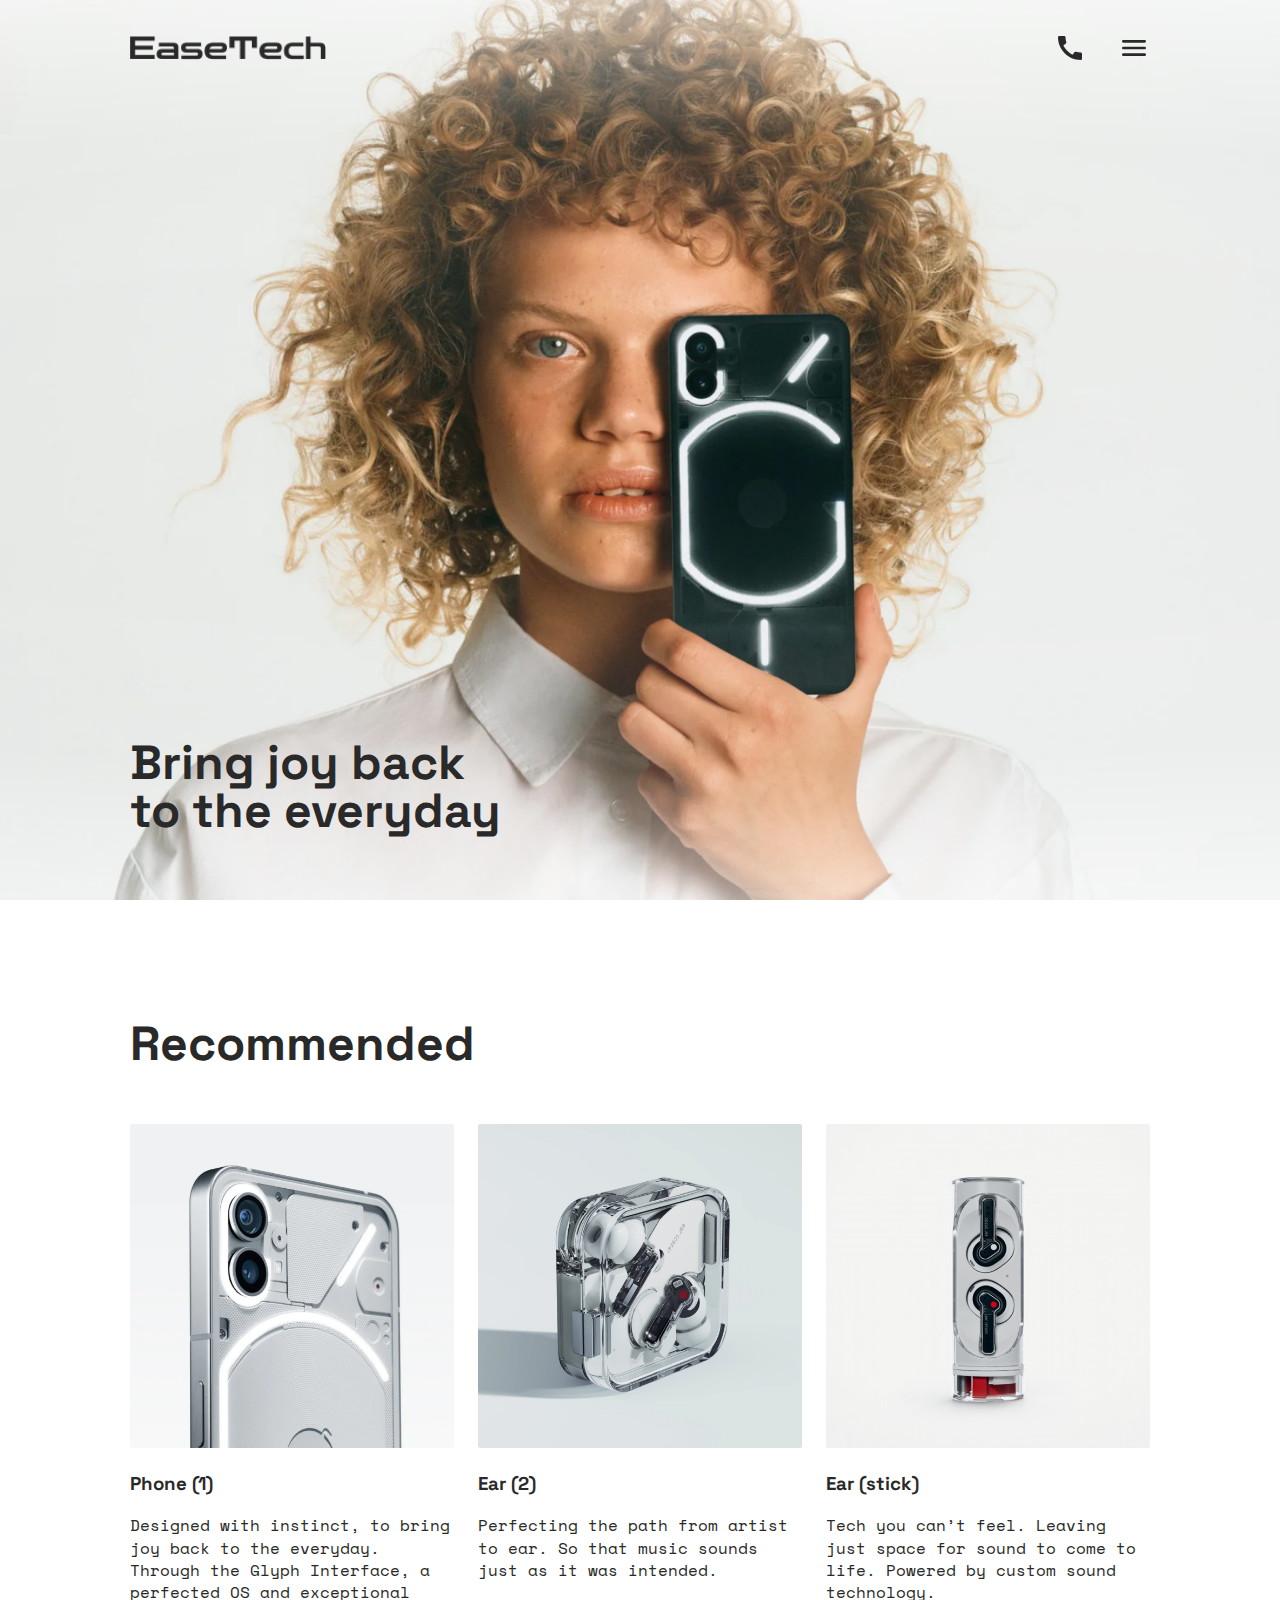
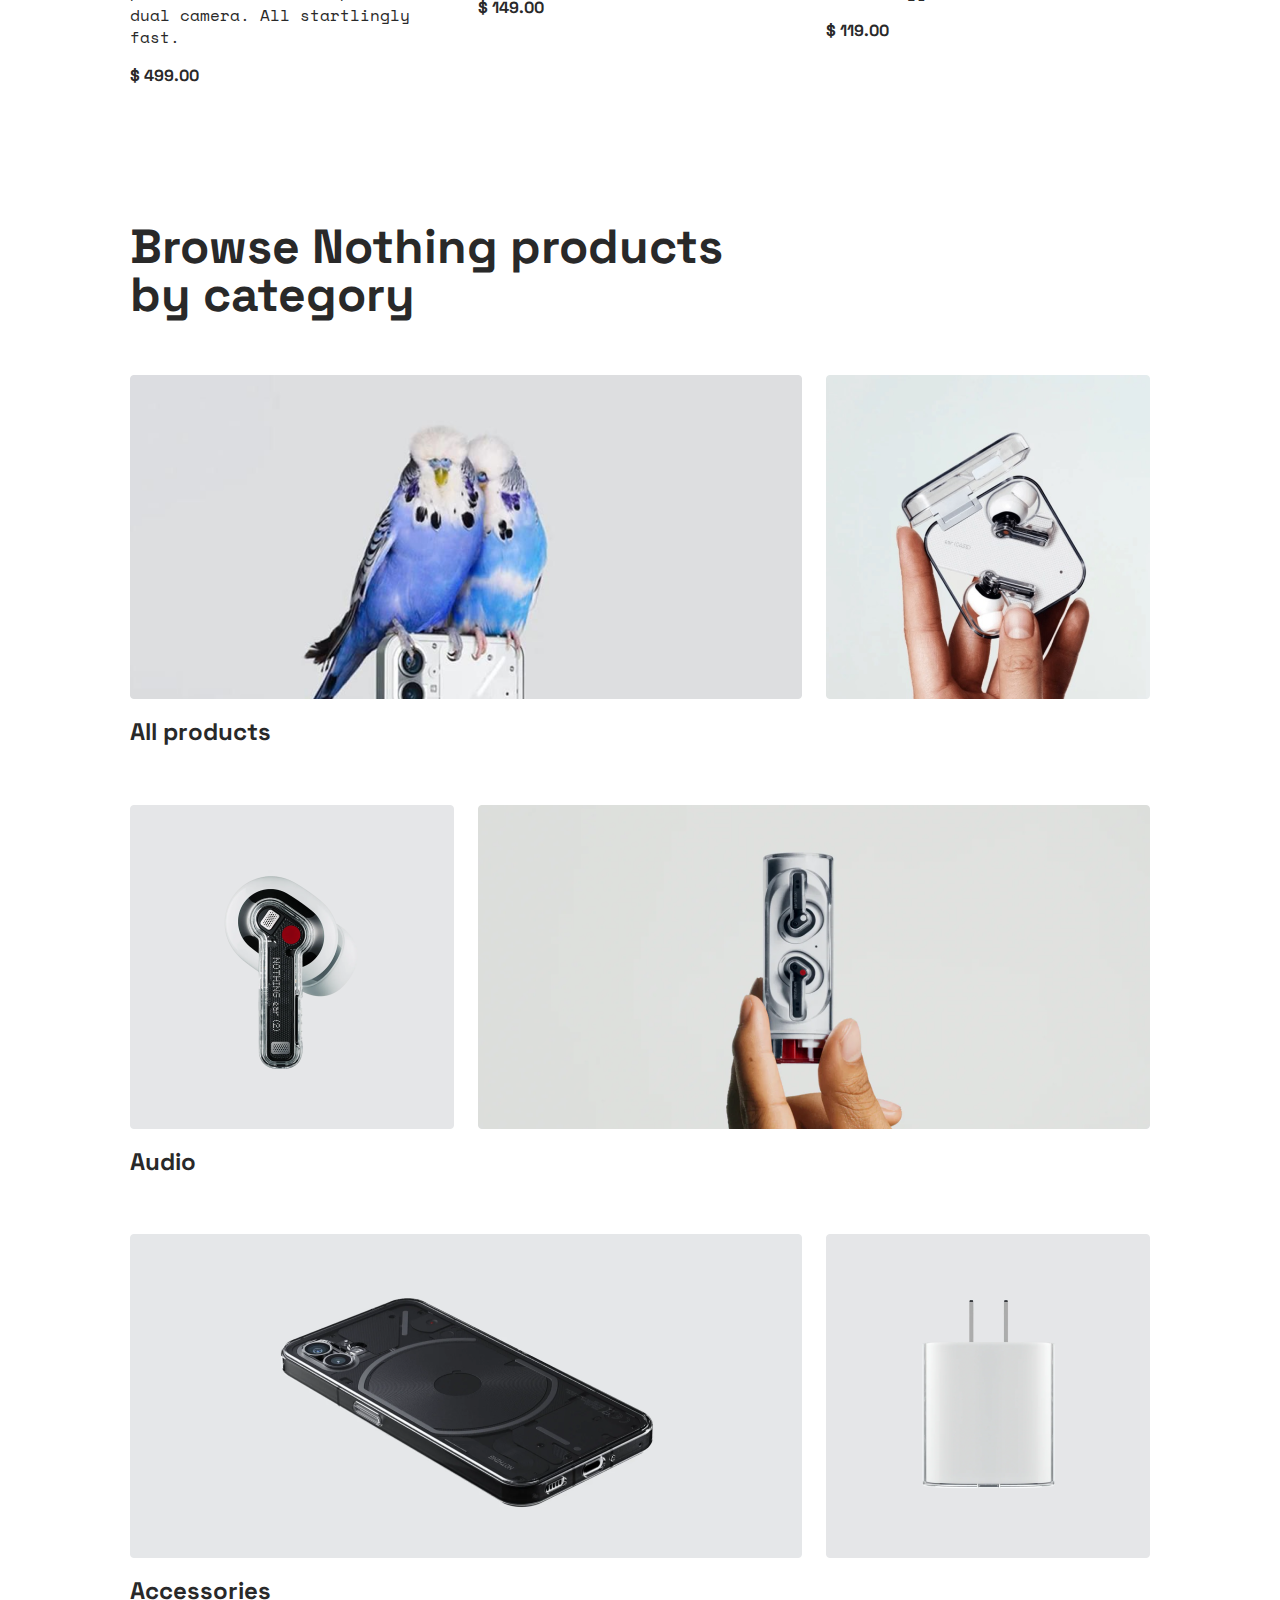
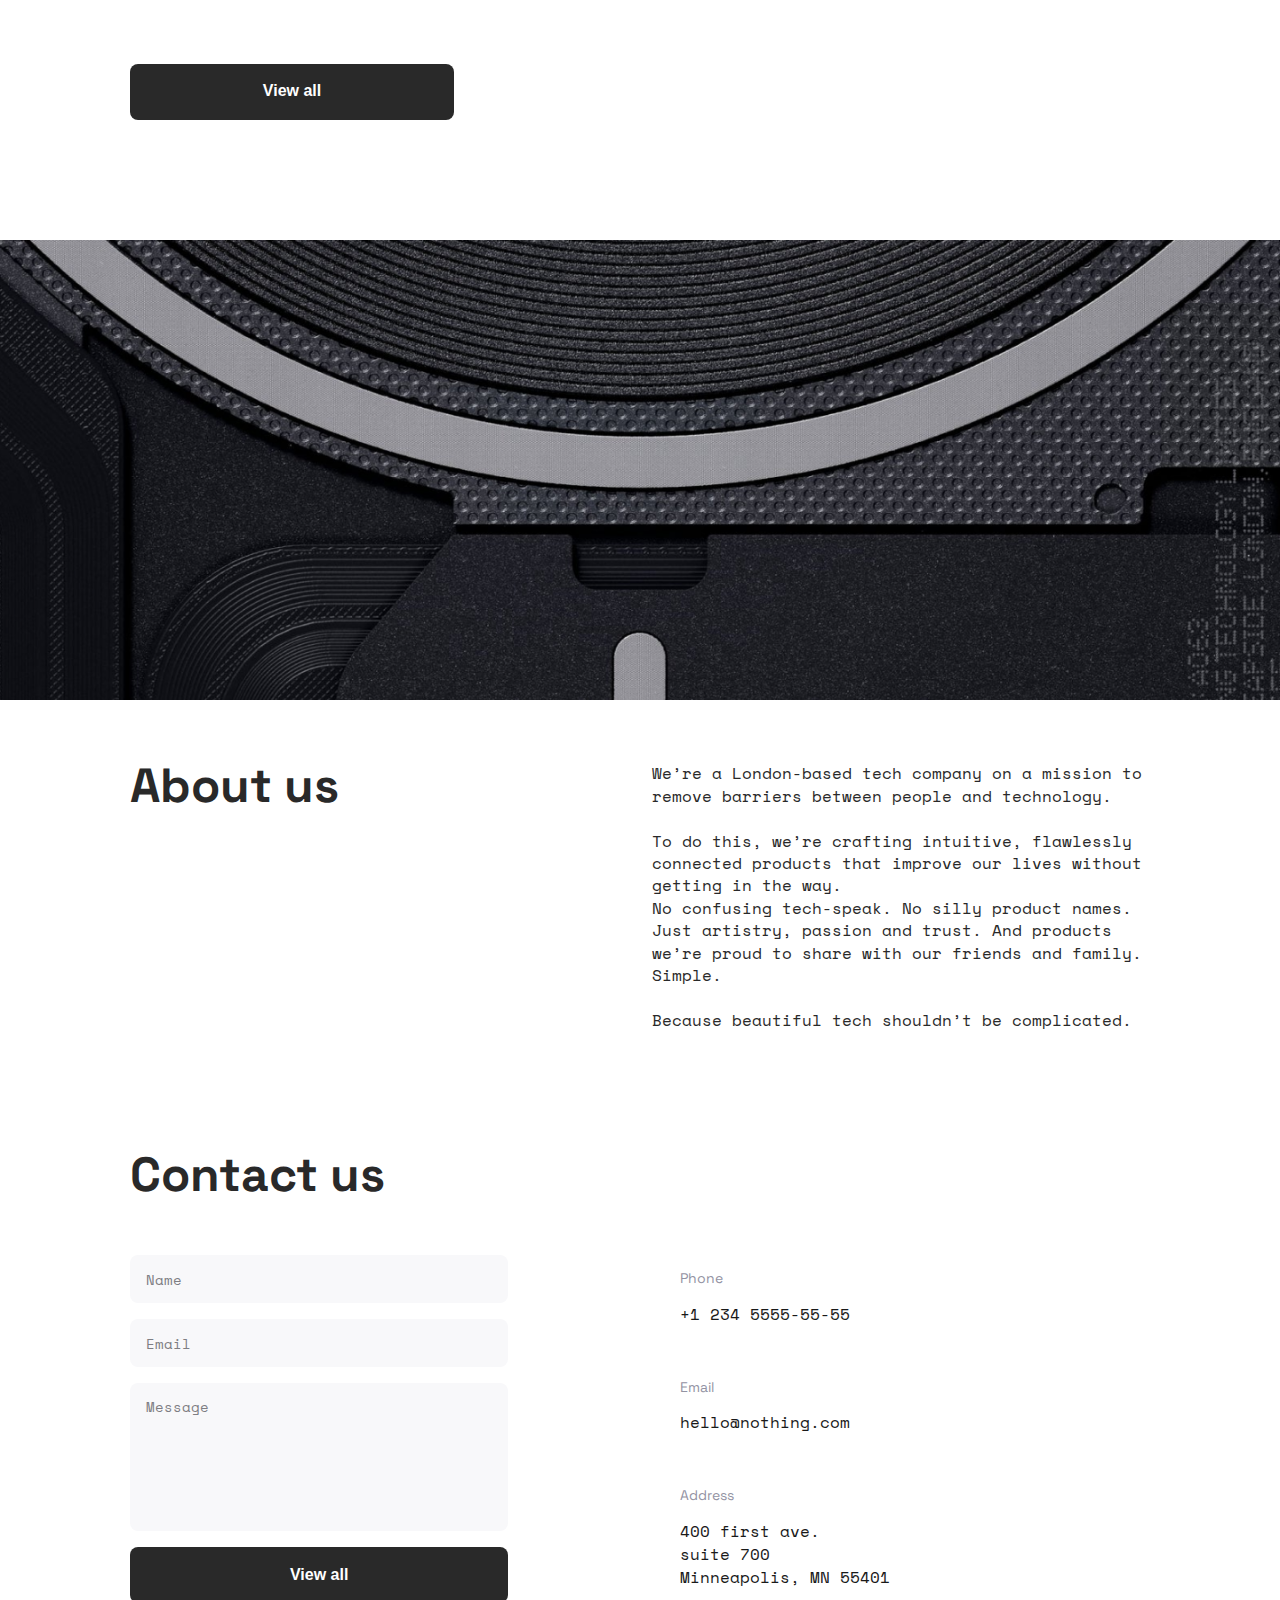
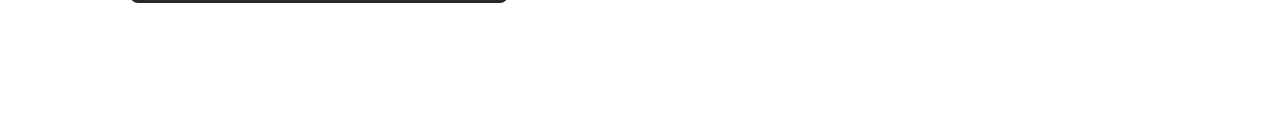
<file: index.html>
<!DOCTYPE html><html lang="en" class="page"><head><meta charset="utf-8"><meta name="viewport" content="width=device-width, initial-scale=1.0"><title>EaseTech</title><link rel="icon shortcut" href="logo.8d86a30d.ico" type="image/x-icon"><link rel="preconnect" href="https://fonts.googleapis.com"><link rel="preconnect" href="https://fonts.gstatic.com"><link href="https://fonts.googleapis.com/css2?family=Space+Grotesk:wght@400;700&family=Inter:wght@400;700&family=Space+Mono&display=swap" rel="stylesheet"><link rel="stylesheet" href="index.b4a08ba4.css"><script src="index.cabb280d.js" defer></script></head><body class="page__body"> <header class="header"> <div class="container"> <div class="header__content"> <div class="top-bar"> <a href="#" class="top-bar__logo-link"> <img class="top-bar__logo" src="logo.b80aba98.png" alt="Bose logo"> </a> <div class="top-bar__icons"> <a href="tel:+123455555555" class="icon icon--phone"> <div class="icon--phone__number">+1 234 5555-55-55</div> </a> <a href="#menu" class="icon icon--menu"></a> </div> </div> <div class="header__bottom"> <h1 class="header__title"> Bring joy back <br> to the everyday </h1> </div> </div> </div> </header> <aside class="menu page__menu" id="menu"> <div class="container"> <div class="menu__content"> <div class="menu__top top-bar"> <a href="#" class="top-bar__logo-link"> <img src="logo.b80aba98.png" alt="Bose logo" class="top-bar__logo"> </a> <a href="#" class="icon icon--close"></a> </div> <div class="menu__bottom"> <nav class="menu__nav nav"> <ul class="nav__list"> <li class="nav__item"> <a class="nav__link" href="#recommended">Products</a> </li> <li class="nav__item"> <a class="nav__link" href="#categories">Store</a> </li> <li class="nav__item"> <a class="nav__link" href="#how-to-buy">About us</a> </li> <li class="nav__item"> <a class="nav__link" href="#contacts">Contacts</a> </li> </ul> </nav> <a href="tel:+123455555555" class="menu__phone-number">+1 234 5555-55-55</a> <a href="tel:+123455555555" class="menu__call-to-order">call to order</a> </div> </div> </div> </aside> <main class="main"> <div class="container"> <div class="main__content"> <section class="recommended" id="recommended"> <h1 class="section-title">Recommended</h1> <div class="recommended__products"> <article class="product recommended__product"> <a href="#" class="recommended__link"> <img src="Phone%20(1).8e0405f8.png" alt="Phone (1)" class="product__photo"> </a> <h3 class="product__title">Phone (1)</h3> <p class="product__description">Designed with instinct, to bring joy back to the everyday. Through the Glyph Interface, a perfected OS and exceptional dual camera. All startlingly fast.</p> <p class="product__price">$ 499.00</p> </article> <article class="product recommended__product"> <a href="#" class="recommended__link"> <img src="Ear%20(2).10d2c2d1.png" alt="Ear (2)" class="product__photo"> </a> <h3 class="product__title">Ear (2)</h3> <p class="product__description">Perfecting the path from artist to ear. So that music sounds just as it was intended.</p> <p class="product__price">$ 149.00</p> </article> <article class="product recommended__product"> <a href="#" class="recommended__link"> <img src="Ear%20(stick).55e1661e.png" alt="Ear (stick)" class="product__photo"> </a> <h3 class="product__title">Ear (stick)</h3> <p class="product__description">Tech you can’t feel. Leaving just space for sound to come to life. Powered by custom sound technology.</p> <p class="product__price">$ 119.00</p> </article> </div> </section> <section class="categories" id="categories"> <h1 class="section-title"> Browse Nothing products <br> by category </h1> <div class="categories__wrapper"> <article class="category"> <div class="category__photos"> <a href="#" class="category__link category__link--wide"> <img class="category__photo" src="All%20products%20-%20wide.b897de08.png" alt="All products - wide"> </a> <a href="#" class="category__link category__link--square"> <img class="category__photo" src="All%20products%20-%20square.8edabb3d.png" alt="All products - square"> </a> </div> <h3 class="category__title">All products</h3> </article> <article class="category"> <div class="category__photos"> <a href="#" class="category__link category__link--square"> <img class="category__photo" src="Audio%20-%20square.330428c5.png" alt="Audio - square"> </a> <a href="#" class="category__link category__link--wide"> <img class="category__photo" src="Audio%20-%20wide.6c2d05e0.png" alt="Audio - wide"> </a> </div> <h3 class="category__title">Audio</h3> </article> <article class="category"> <div class="category__photos"> <a href="#" class="category__link category__link--wide"> <img class="category__photo" src="Accessories%20-%20wide.aa1a4c71.png" alt="Accessories - wide"> </a> <a href="#" class="category__link category__link--square"> <img class="category__photo" src="Accessories%20-%20square.9a3df495.png" alt="Accessories - square"> </a> </div> <h3 class="category__title">Accessories</h3> </article> <div class="categories__button"> <button class="button button--categories">View all</button> </div> </div> </section> </div> </div> </main> <footer class="footer"> <img class="footer__separation" src="separation.d60348f5.png" alt="separation"> <div class="container"> <div class="footer__content"> <section class="how-to-buy" id="how-to-buy"> <h1 class="how-to-buy__title section-title">About us</h1> <p class="how-to-buy__description"> We’re a London-based tech company on a mission to remove barriers between people and technology. <br> <br> To do this, we’re crafting intuitive, flawlessly connected products that improve our lives without getting in the way. <br> No confusing tech-speak. No silly product names. Just artistry, passion and trust. And products we’re proud to share with our friends and family. Simple. <br> <br> Because beautiful tech shouldn’t be complicated. </p> </section> <section class="contacts" id="contacts"> <h1 class="contacts__title section-title">Contact us</h1> <div class="contacts__content"> <form class="contacts__form form" onsubmit="this.reset(); return false;"> <input class="form__input" type="text" name="name" placeholder="Name" required> <input class="form__input" type="email" name="email" placeholder="Email" required> <textarea class="form__input form__message" name="message" placeholder="Message" required></textarea> <button class="button">View all</button> </form> <article class="info"> <div class="info__phone"> <p class="info__paragraph">Phone</p> <a href="tel:+123455555555" class="info__data"> +1 234 5555-55-55 </a> </div> <div class="info__email"> <p class="info__paragraph">Email</p> <a href="mailto:hello@nothing.com" class="info__data">hello@nothing.com</a> </div> <div class="info__address"> <p class="info__paragraph">Address</p> <a class="info__data" href="https://maps.app.goo.gl/yzJLKpUVwjXPVoSa6" target="_blank"> 400 first ave. <br> suite 700 <br> Minneapolis, MN 55401 </a> </div> </article> </div> </section> </div> </div> </footer> </body></html>
</file>
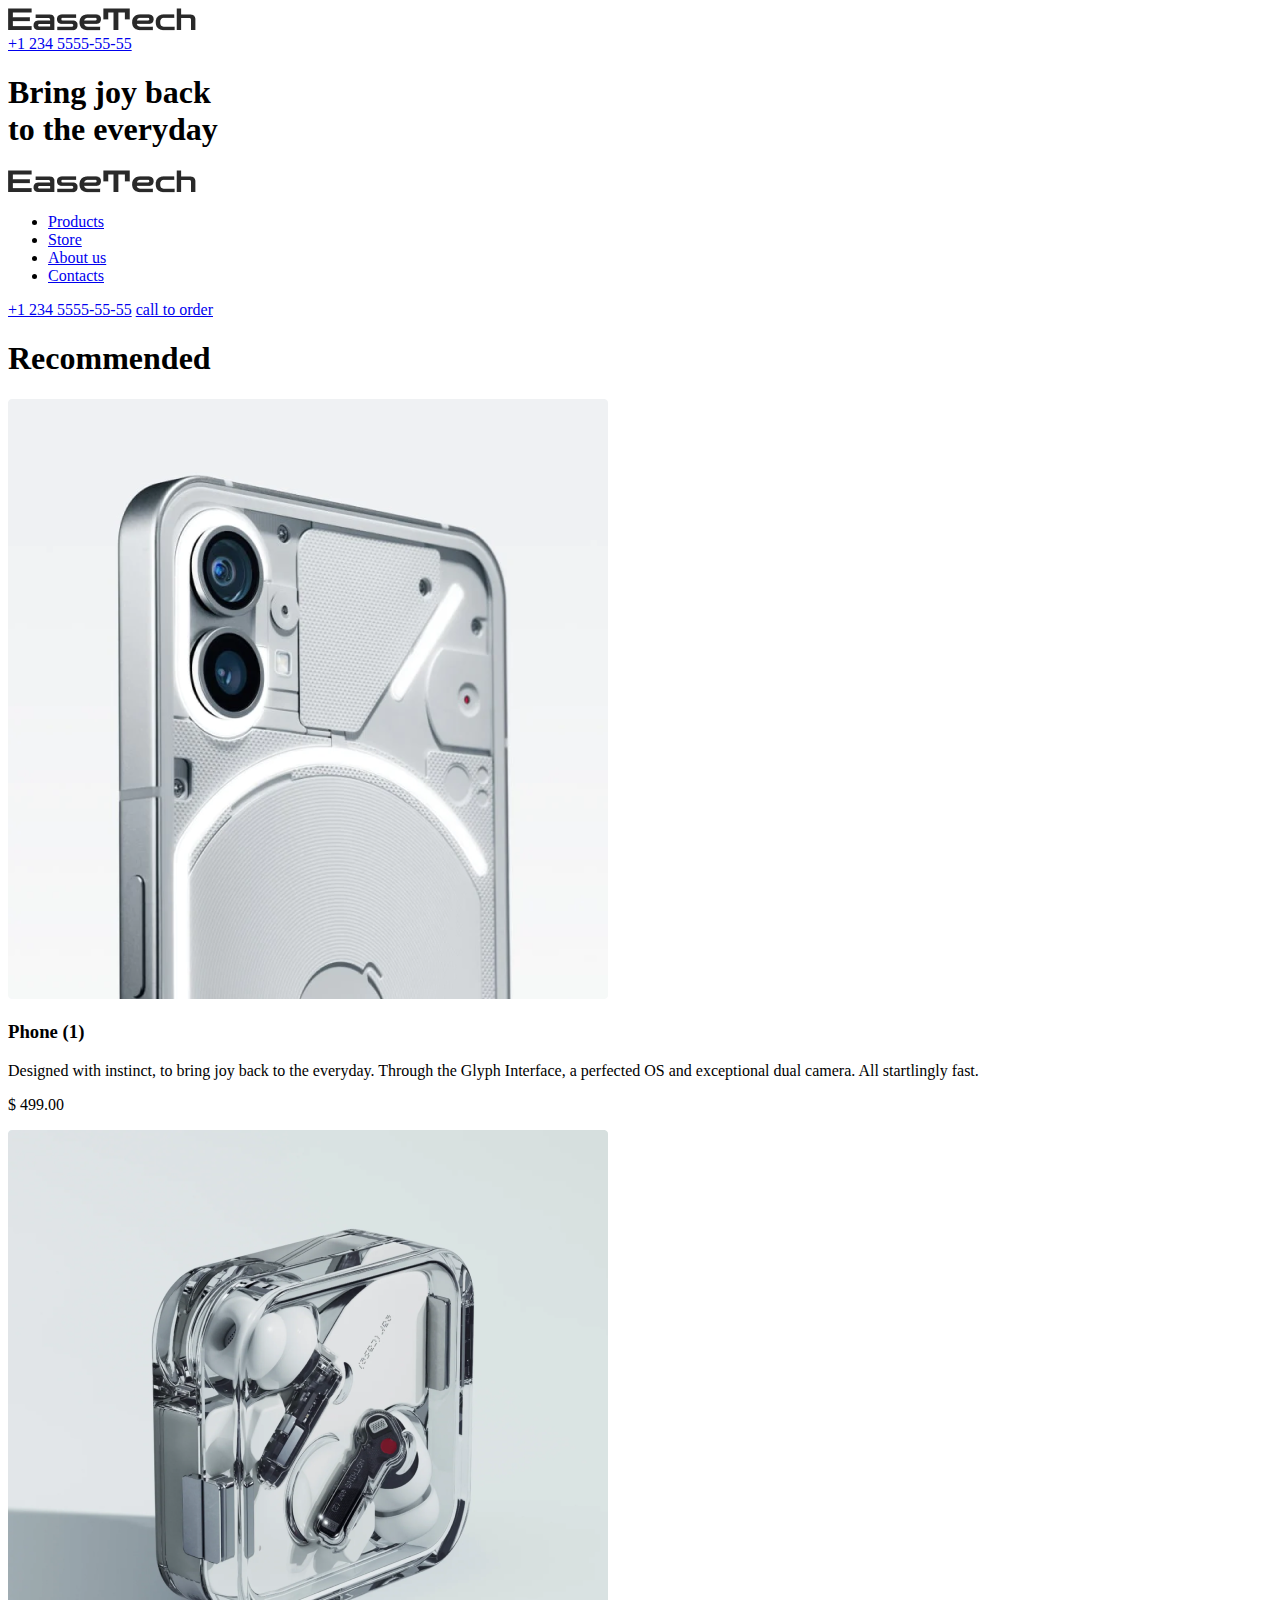
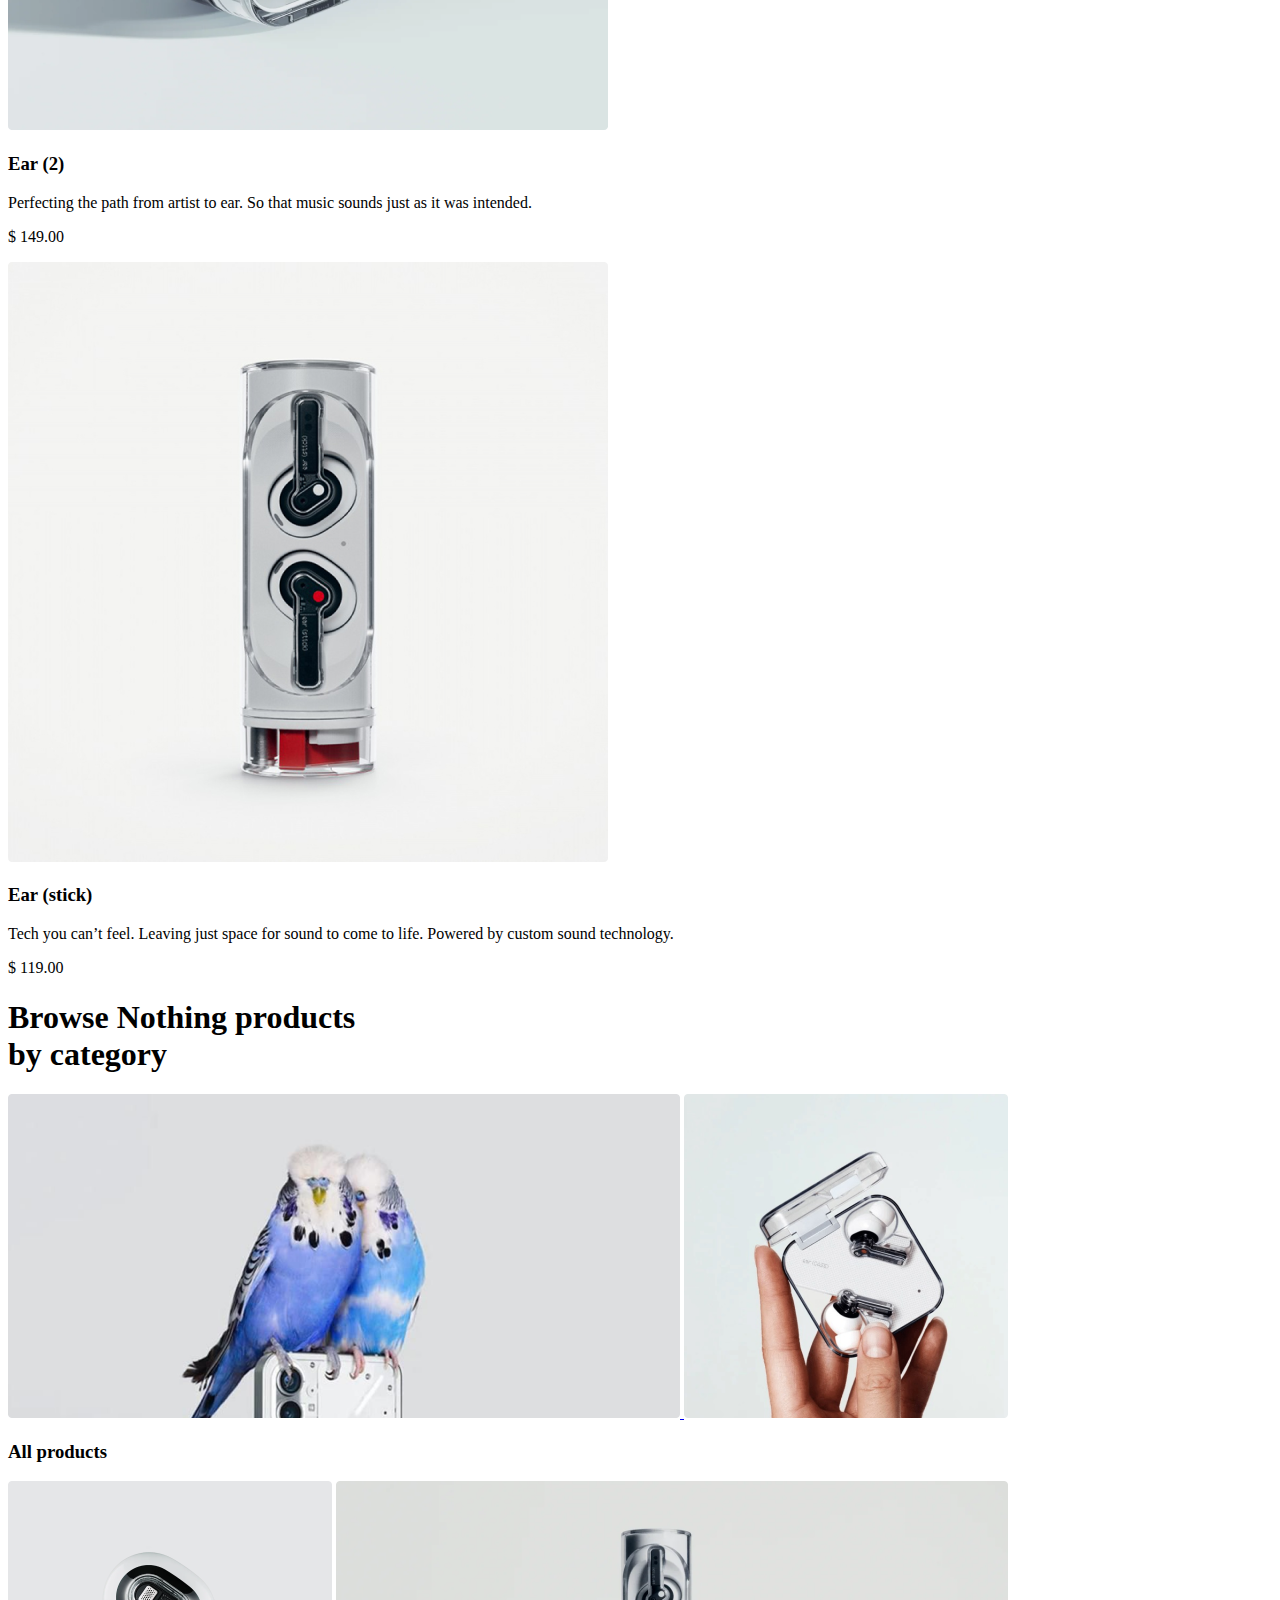
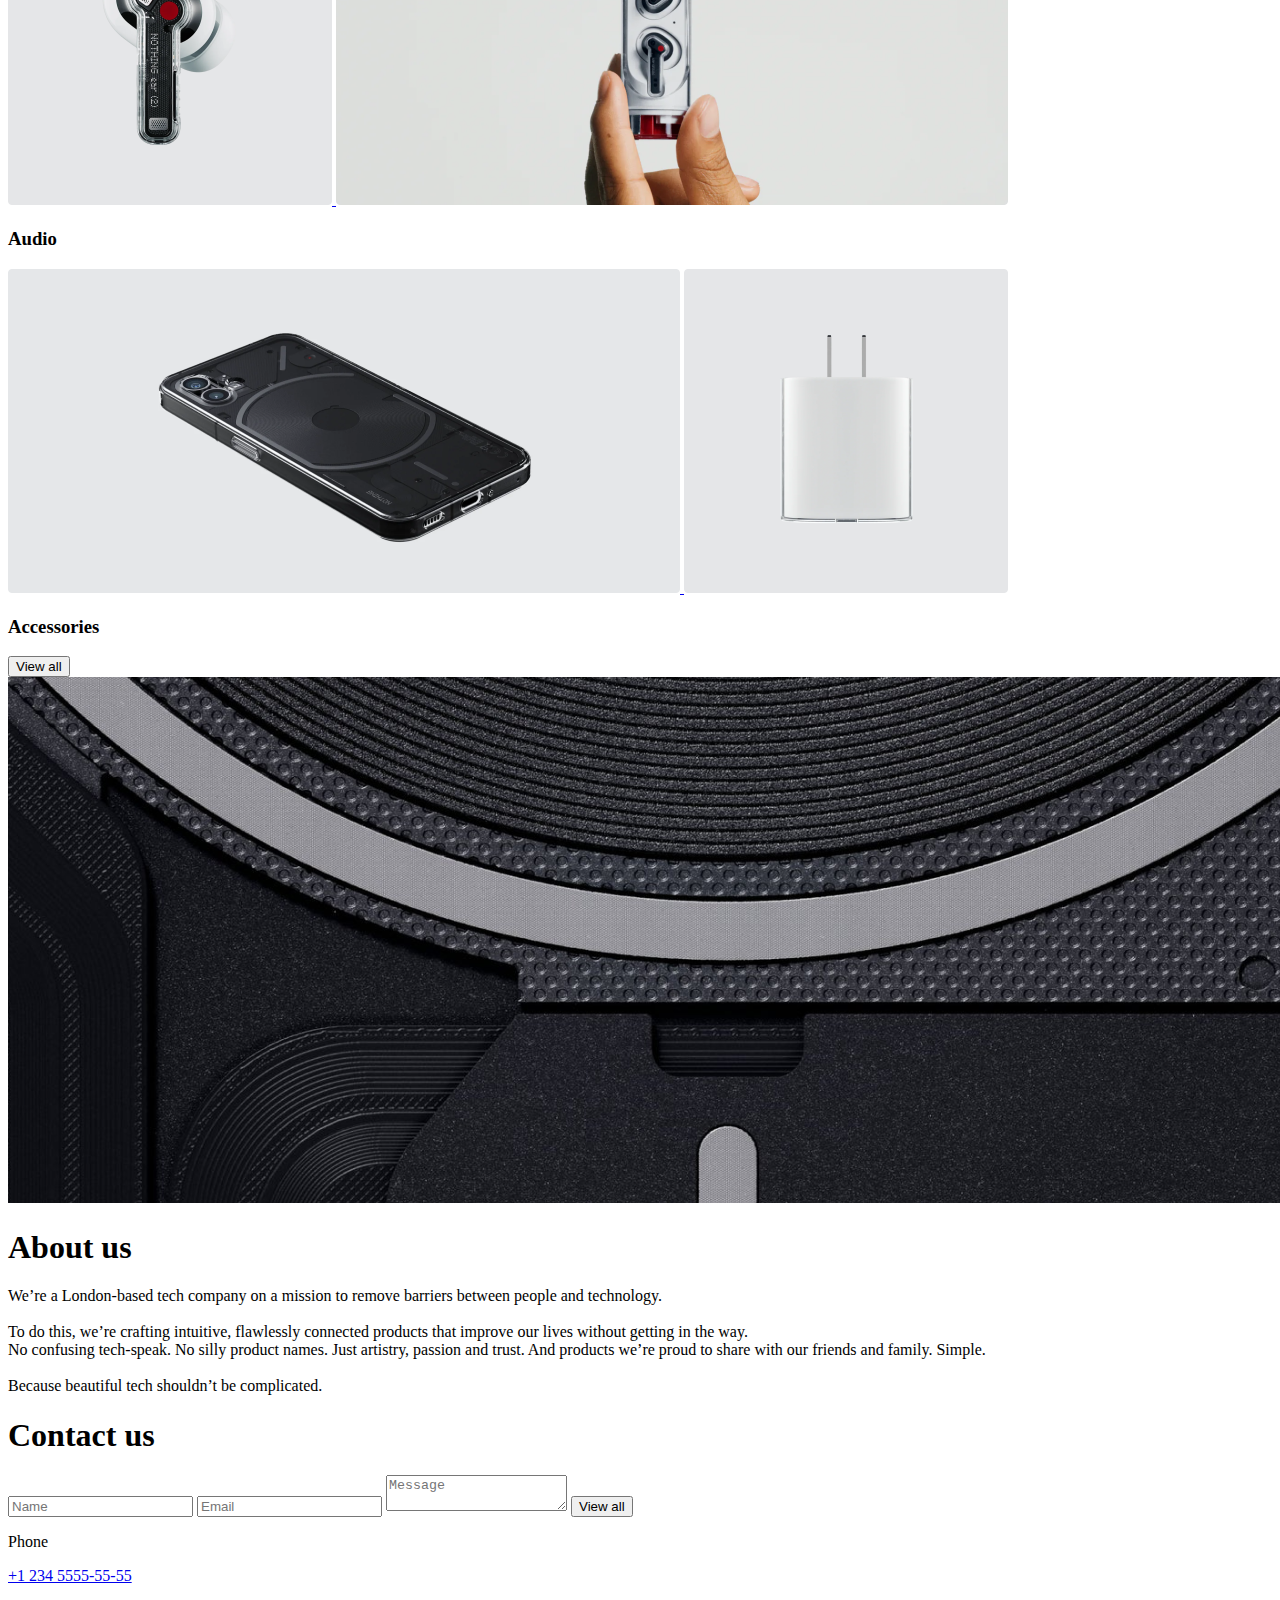
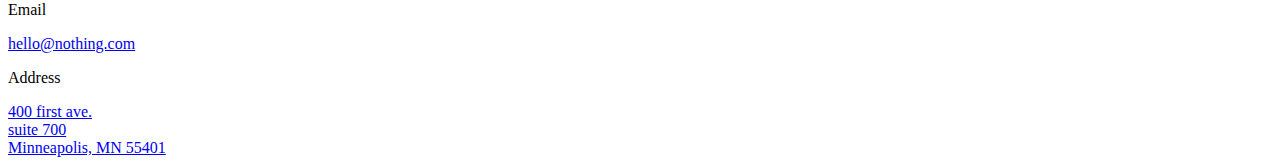
<file: src/index.html>
<!DOCTYPE html>
<html lang="en" class="page">
  <head>
    <meta charset="UTF-8">
    <meta name="viewport" content="width=device-width, initial-scale=1.0">
    <title>EaseTech</title>
    <link
      rel="shortcut icon"
      href="./images/logo.ico"
      type="image/x-icon"
    >
    <link rel="preconnect" href="https://fonts.googleapis.com">
    <link rel="preconnect" href="https://fonts.gstatic.com">
    <link href="https://fonts.googleapis.com/css2?family=Space+Grotesk:wght@400;700&family=Inter:wght@400;700&family=Space+Mono&display=swap" rel="stylesheet">
    <link rel="stylesheet" href="./styles/main.scss">
    <script src="scripts/main.js" defer></script>
  </head>
  <body class="page__body">
    <header class="header">
      <div class="container">
        <div class="header__content">
          <div class="top-bar">
            <a href="#" class="top-bar__logo-link">
              <img
                class="top-bar__logo"
                src="./images/logo.png"
                alt="Bose logo"
              >
            </a>
            <div class="top-bar__icons">
              <a href="tel:+123455555555" class="icon icon--phone">
                <div class="icon--phone__number">+1 234 5555-55-55</div>
              </a>
              <a href="#menu" class="icon icon--menu"></a>
            </div>
          </div>

          <div class="header__bottom">
            <h1 class="header__title">
              Bring joy back
              <br>
              to the everyday
            </h1>
          </div>
        </div>
      </div>
    </header>

    <aside class="menu page__menu" id="menu">
      <div class="container">
        <div class="menu__content">
          <div class="top-bar menu__top">
            <a href="#" class="top-bar__logo-link">
              <img
                src="./images/logo.png"
                alt="Bose logo"
                class="top-bar__logo"
              >
            </a>

            <a href="#" class="icon icon--close"></a>
          </div>
          <div class="menu__bottom">
            <nav class="nav menu__nav">
              <ul class="nav__list">
                <li class="nav__item">
                  <a class="nav__link" href="#recommended">Products</a>
                </li>
                <li class="nav__item">
                  <a class="nav__link" href="#categories">Store</a>
                </li>
                <li class="nav__item">
                  <a class="nav__link" href="#how-to-buy">About us</a>
                </li>
                <li class="nav__item">
                  <a class="nav__link" href="#contacts">Contacts</a>
                </li>
              </ul>
            </nav>
            <a href="tel:+123455555555" class="menu__phone-number">+1 234 5555-55-55</a>
            <a href="tel:+123455555555" class="menu__call-to-order">call to order</a>
          </div>
        </div>
      </div>
    </aside>

    <main class="main">
      <div class="container">
        <div class="main__content">
          <section class="recommended" id="recommended">
            <h1 class="section-title">Recommended</h1>
            <div class="recommended__products">
              <article class="product recommended__product">
                <a href="#" class="recommended__link">
                  <img
                    src="./images/products/Phone (1).png"
                    alt="Phone (1)"
                    class="product__photo"
                  >
                </a>
                <h3 class="product__title">Phone (1)</h3>
                <p class="product__description">Designed with instinct, to bring joy back to the everyday. Through the Glyph Interface, a perfected OS and exceptional dual camera. All startlingly fast.</p>
                <p class="product__price">$ 499.00</p>
              </article>

              <article class="product recommended__product">
                <a href="#" class="recommended__link">
                  <img
                    src="./images/products/Ear (2).png"
                    alt="Ear (2)"
                    class="product__photo"
                  >
                </a>
                <h3 class="product__title">Ear (2)</h3>
                <p class="product__description">Perfecting the path from artist to ear. So that music sounds just as it was intended.</p>
                <p class="product__price">$ 149.00</p>
              </article>

              <article class="product recommended__product">
                <a href="#" class="recommended__link">
                  <img
                    src="./images/products/Ear (stick).png"
                    alt="Ear (stick)"
                    class="product__photo"
                  >
                </a>
                <h3 class="product__title">Ear (stick)</h3>
                <p class="product__description">Tech you can’t feel. Leaving just space for sound to come to life. Powered by custom sound technology.</p>
                <p class="product__price">$ 119.00</p>
              </article>
            </div>
          </section>

          <section class="categories" id="categories">
            <h1 class="section-title">
              Browse Nothing products
              <br>
              by category
            </h1>

            <div class="categories__wrapper">
              <article class="category">
                <div class="category__photos">
                  <a href="#" class="category__link category__link--wide">
                    <img
                      class="category__photo"
                      src="./images/categories/All products - wide.png"
                      alt="All products - wide"
                    >
                  </a>

                  <a href="#" class="category__link category__link--square">
                    <img
                      class="category__photo"
                      src="./images/categories/All products - square.png"
                      alt="All products - square"
                    >
                  </a>
                </div>

                <h3 class="category__title">All products</h3>
              </article>

              <article class="category">
                <div class="category__photos">
                  <a href="#" class="category__link category__link--square">
                    <img
                      class="category__photo"
                      src="./images/categories/Audio - square.png"
                      alt="Audio - square"
                    >
                  </a>

                  <a href="#" class="category__link category__link--wide">
                    <img
                      class="category__photo"
                      src="./images/categories/Audio - wide.png"
                      alt="Audio - wide"
                    >
                  </a>
                </div>

                <h3 class="category__title">Audio</h3>
              </article>

              <article class="category">
                <div class="category__photos">
                  <a href="#" class="category__link category__link--wide">
                    <img
                      class="category__photo"
                      src="./images/categories/Accessories - wide.png"
                      alt="Accessories - wide"
                    >
                  </a>

                  <a href="#" class="category__link category__link--square">
                    <img
                      class="category__photo"
                      src="./images/categories/Accessories - square.png"
                      alt="Accessories - square"
                    >
                  </a>
                </div>

                <h3 class="category__title">Accessories</h3>
              </article>

              <div class="categories__button">
                <button class="button button--categories">View all</button>
              </div>
            </div>
          </section>
        </div>
      </div>
    </main>

    <footer class="footer">
      <img
        class="footer__separation"
        src="./images/separation.png"
        alt="separation"
      >
      <div class="container">
        <div class="footer__content">
          <section class="how-to-buy" id="how-to-buy">
            <h1 class="how-to-buy__title section-title">About us</h1>
            <p class="how-to-buy__description">
              We’re a London-based tech company on a mission to remove barriers between people and technology.
              <br>
              <br>
              To do this, we’re crafting intuitive, flawlessly connected products that improve our lives without getting in the way.
              <br>
              No confusing tech-speak. No silly product names. Just artistry, passion and trust. And products we’re proud to share with our friends and family. Simple.
              <br>
              <br>
              Because beautiful tech shouldn’t be complicated.
            </p>
          </section>

          <section class="contacts" id="contacts">
            <h1 class="contacts__title section-title">Contact us</h1>

            <div class="contacts__content">
              <form class="contacts__form form" onsubmit="this.reset(); return false;">
                <input
                  class="form__input"
                  type="text"
                  name="name"
                  placeholder="Name"
                  required
                >
                <input
                  class="form__input"
                  type="email"
                  name="email"
                  placeholder="Email"
                  required
                >
                <textarea
                  class="form__message form__input"
                  name="message"
                  placeholder="Message"
                  required
                ></textarea>
                <button class="button">View all</button>
              </form>
              <article class="info">
                <div class="info__phone">
                  <p class="info__paragraph">Phone</p>
                  <a
                    href="tel:+123455555555"
                    class="info__data"
                  >
                  +1 234 5555-55-55
                  </a>
                </div>
                <div class="info__email">
                  <p class="info__paragraph">Email</p>
                  <a href="mailto:hello@nothing.com" class="info__data">hello@nothing.com</a>
                </div>
                <div class="info__address">
                  <p class="info__paragraph">Address</p>
                  <a
                    class="info__data"
                    href="https://maps.app.goo.gl/yzJLKpUVwjXPVoSa6"
                    target="_blank"
                    >
                    400 first ave.
                    <br>
                    suite 700
                    <br>
                    Minneapolis, MN 55401
                  </a>
                </div>
              </article>
            </div>
          </section>
        </div>
      </div>
    </footer>
  </body>
</html>
</file>
<file: index.b4a08ba4.css>
.container{padding-left:20px;padding-right:20px}@media (min-width:576px){.container{padding-left:72px;padding-right:72px}}@media (min-width:1024px){.container{max-width:1020px;margin-left:auto;margin-right:auto;padding-left:120px;padding-right:120px}}input:-webkit-autofill{transition:background-color 5000s}input:-webkit-autofill:hover{transition:background-color 5000s}input:-webkit-autofill:focus{transition:background-color 5000s}textarea:-webkit-autofill{transition:background-color 5000s}textarea:-webkit-autofill:hover{transition:background-color 5000s}textarea:-webkit-autofill:focus{transition:background-color 5000s}select:-webkit-autofill{transition:background-color 5000s}select:-webkit-autofill:hover{transition:background-color 5000s}select:-webkit-autofill:focus{transition:background-color 5000s}.page{color:#292929;scroll-behavior:smooth;font-family:Space Grotesk,sans-serif;font-size:16px;font-weight:700;line-height:140%}.page:has(.page__menu:target){overflow:hidden}.page__body{min-width:320px;margin:0}.page__menu{opacity:0;pointer-events:none;transition:all .3s;position:fixed;top:0;left:0;right:0;transform:translate(-100%)}.page__menu:target{opacity:1;pointer-events:all;transform:translate(0)}.header{background-image:url(header-bg.69731d55.png);background-position:50%;background-size:cover}.header__content{-ms-flex-direction:column;flex-direction:column;-ms-flex-pack:justify;justify-content:space-between;height:100vh;display:-ms-flexbox;display:flex}.header__title{margin:0;font-size:36px;line-height:100%}@media (min-width:576px){.header__title{font-size:48px}}.header__bottom{padding-bottom:40px}@media (min-width:576px){.header__bottom{padding-bottom:65px}}.top-bar{-ms-flex-pack:justify;justify-content:space-between;-ms-flex-align:center;align-items:center;padding-top:24px;padding-bottom:24px;display:-ms-flexbox;display:flex}@media (min-width:576px){.top-bar{padding-top:32px;padding-bottom:32px}}.top-bar__icons{gap:24px;display:-ms-flexbox;display:flex}@media (min-width:576px){.top-bar__icons{gap:32px}}.top-bar__logo-link{display:-ms-flexbox;display:flex}.top-bar__logo{height:16px;transition:transform,all .3s}@media (min-width:576px){.top-bar__logo{height:24px}}.top-bar__logo:hover{transform:scale(1.2)}.icon{background-size:cover;width:24px;height:24px;transition:transform,all .3s;display:block}.icon:hover{transform:scale(1.2)}@media (min-width:576px){.icon{width:32px;height:32px}}.icon--phone{background-image:url(icon-phone-call.4aeee77e.svg);-ms-flex-align:center;align-items:center;display:-ms-flexbox;display:flex;position:relative}@media (min-width:1024px){.icon--phone:hover .icon--phone__number{opacity:1;transition:all .3s;display:block}}.icon--phone__number{color:#292929;letter-spacing:2px;opacity:0;width:max-content;padding-right:8px;font-family:Inter;font-weight:700;display:none;position:absolute;right:100%}.icon--menu{background-image:url(icon-burger-menu.efafef00.svg)}.icon--menu:hover{background-image:url(icon-burger-menu-hover.13330e8a.svg)}.icon--close{background-image:url(icon-close.31bb77d6.svg)}.menu{box-sizing:border-box;background-color:#e5e6e8;height:100vh;font-weight:700;overflow:auto}.menu__top{z-index:1;background-color:#e5e5e5;margin-bottom:32px;position:sticky;top:0}@media (min-width:576px){.menu__top{margin-bottom:56px}}.menu__nav{margin-bottom:48px}.menu__phone-number{color:inherit;letter-spacing:2px;margin-bottom:16px;text-decoration:none;transition:color .3s;display:block}.menu__phone-number:hover{color:#9393a3}.menu__call-to-order{color:inherit;letter-spacing:2px;text-transform:uppercase;width:-moz-fit-content;border-bottom:1px solid #292929;width:fit-content;padding-bottom:3px;text-decoration:none;transition:color .3s;display:block}.menu__call-to-order:hover{color:#9393a3;border-color:#9393a3}.nav__list{-ms-flex-direction:column;flex-direction:column;gap:32px;margin:0;padding:0;list-style:none;display:-ms-flexbox;display:flex}.nav__link{color:inherit;letter-spacing:2px;font-size:22px;line-height:100%;text-decoration:none;position:relative}.nav__link:after{content:"";background-color:#292929;width:100%;height:1px;transition:transform .3s;display:block;position:absolute;bottom:-8px;transform:scale(0)}.nav__link:hover:after{transform:scale(1)}.main{background-color:#fff}.main__content{row-gap:96px;padding-top:64px;padding-bottom:64px;display:grid}@media (min-width:576px){.main__content{row-gap:120px;padding-top:120px;padding-bottom:120px}}.section-title{text-align:left;margin:0 0 48px;font-size:32px;font-weight:700;line-height:100%}@media (min-width:576px){.section-title{margin-bottom:56px;font-size:40px}}@media (min-width:1024px){.section-title{font-size:48px}}.product__photo{width:100%;transition:transform .3s}.product__photo:hover{transform:scale(1.05)}.product__description{font-family:Space Mono,monospace;font-weight:400}.recommended__products{--columns:2;grid-template-columns:repeat(var(--columns),1fr);gap:40px 20px;display:grid}@media (min-width:576px){.recommended__products{--columns:6;column-gap:24px}}@media (min-width:1024px){.recommended__products{--columns:12}}.recommended__product{grid-column:1/-1}@media (min-width:1024px){.recommended__product{grid-column:span 4}}.categories__wrapper{row-gap:40px;display:grid}@media (min-width:576px){.categories__wrapper{row-gap:56px}}.categories__button{--columns:2;grid-template-columns:repeat(var(--columns),1fr);column-gap:20px;display:grid}@media (min-width:576px){.categories__button{--columns:6;column-gap:24px}}@media (min-width:1024px){.categories__button{--columns:12}}.category__photos{--columns:2;grid-template-columns:repeat(var(--columns),1fr);column-gap:20px;margin-bottom:16px;display:grid}@media (min-width:576px){.category__photos{--columns:6;column-gap:24px}}@media (min-width:1024px){.category__photos{--columns:12}}.category__link{position:relative;overflow:hidden}@media (min-width:576px){.category__link--wide{grid-column:span 4}}@media (min-width:1024px){.category__link--wide{grid-column:span 8}}.category__link--square{height:0;padding-bottom:100%}@media (min-width:576px){.category__link--square{grid-column:span 2}}@media (min-width:1024px){.category__link--square{grid-column:span 4}}.category__photo{object-fit:cover;width:100%;height:100%;transition:transform .3s;position:absolute}.category__photo:hover{transform:scale(1.2)}.category__title{margin:0;font-size:24px;line-height:140%}.how-to-buy{--columns:2;grid-template-columns:repeat(var(--columns),1fr);column-gap:20px;display:grid}@media (min-width:576px){.how-to-buy{--columns:6;column-gap:24px}}@media (min-width:1024px){.how-to-buy{--columns:12}}.how-to-buy__title{grid-column:1/-1}@media (min-width:576px){.how-to-buy__title{grid-column:1/3}}@media (min-width:1024px){.how-to-buy__title{grid-column:1/4}}.how-to-buy__description{grid-column:1/-1;margin:0;font-family:Space Mono,monospace;font-weight:400;line-height:140%}@media (min-width:576px){.how-to-buy__description{grid-column:-4/-1}}@media (min-width:1024px){.how-to-buy__description{grid-column:-7/-1}}.contacts__content{--columns:2;grid-template-columns:repeat(var(--columns),1fr);gap:48px;display:grid}@media (min-width:576px){.contacts__content{--columns:6;column-gap:24px}}@media (min-width:1024px){.contacts__content{--columns:12}}@media (min-width:576px){.contacts__content{gap:80px}}.contacts__title{grid-column:1/-1}@media (min-width:1024px){.contacts__title{grid-column:1/7}}.contacts__form{grid-column:1/-1}@media (min-width:1024px){.contacts__form{grid-column:1/6}}.form{gap:16px;display:grid}.form__input{box-sizing:border-box;color:#292929;background:#f8f8fa;border:none;border-radius:8px;outline:0;width:100%;height:48px;padding:14px 16px;font-family:Space Mono;font-size:14px;line-height:140%;display:-ms-flexbox;display:flex}.form__input::placeholder{color:#7e7e83}.form__input::placeholder{color:#7e7e83}.form__input:hover{border:1px solid #d5d7de}.form__input:hover::placeholder{color:#292929}.form__input:hover::placeholder{color:#292929}.form__input:focus{border:1px solid #292929}.form__input:focus::placeholder{color:#292929}.form__input:focus::placeholder{color:#292929}.form__message{resize:none;height:148px}.button{color:#fff;cursor:pointer;background-color:#292929;border:none;border-radius:8px;height:56px;font-size:16px;font-weight:700;line-height:168.75%;transition:all .3s}.button--categories{grid-column:1/-1}@media (min-width:1024px){.button--categories{grid-column:span 4}}.button:hover{color:#292929;background:#f8f8fa;border:2px solid #f0f1f4}.button:active{color:#fff;background:#111;border:none}.footer__separation{width:100%;height:200px}@media (min-width:576px){.footer__separation{height:400px}}@media (min-width:1024px){.footer__separation{height:460px}}.footer__content{row-gap:96px;padding-top:48px;padding-bottom:64px;display:grid}@media (min-width:576px){.footer__content{row-gap:120px;padding-top:56px;padding-bottom:120px}}.info{grid-column:1/-1;gap:24px;display:grid}@media (min-width:1024px){.info{grid-column:-7/-1}}.info__paragraph{color:#9393a3;text-align:left;font-size:14px;font-weight:400;line-height:140%}.info__data{color:#191919;font-family:Space Mono;font-size:16px;font-weight:400;line-height:140%;text-decoration:none;transition:color .3s}.info__data:hover{color:#9393a3}
/*# sourceMappingURL=index.b4a08ba4.css.map */
</file>
